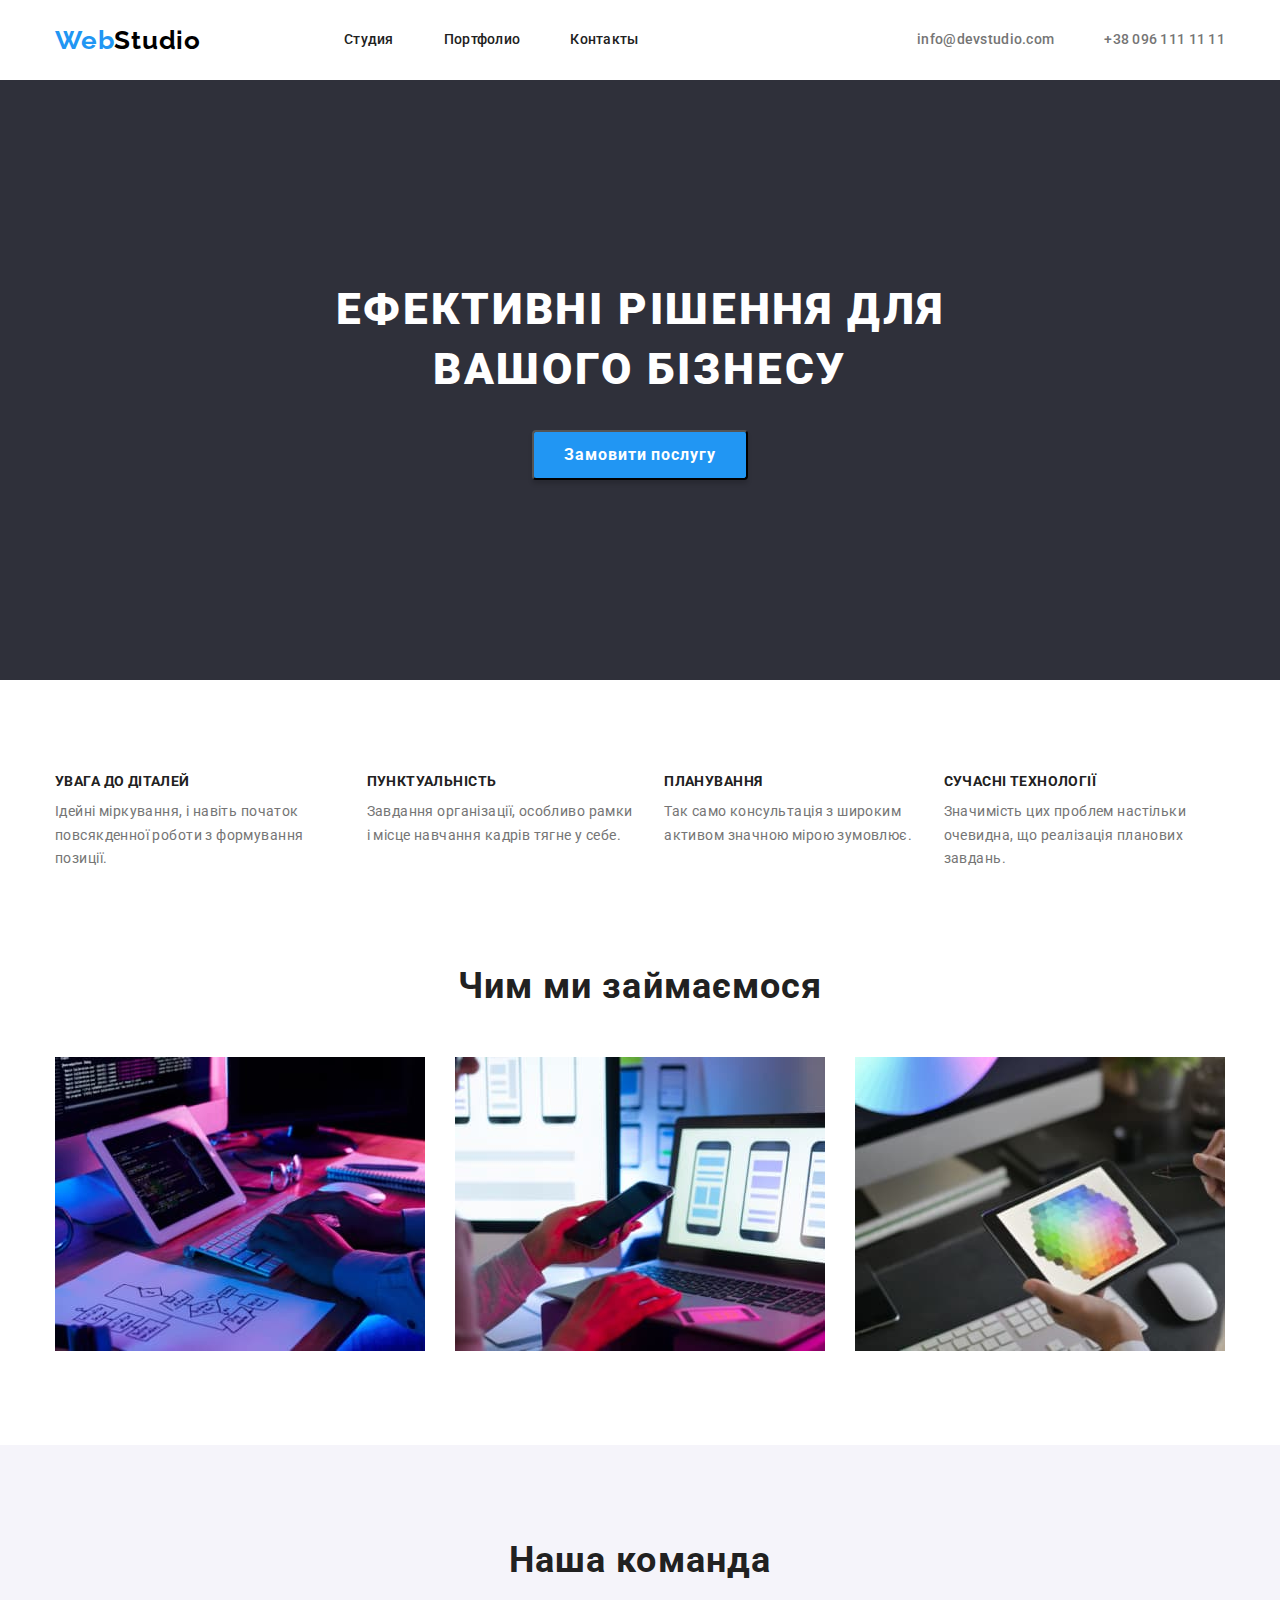
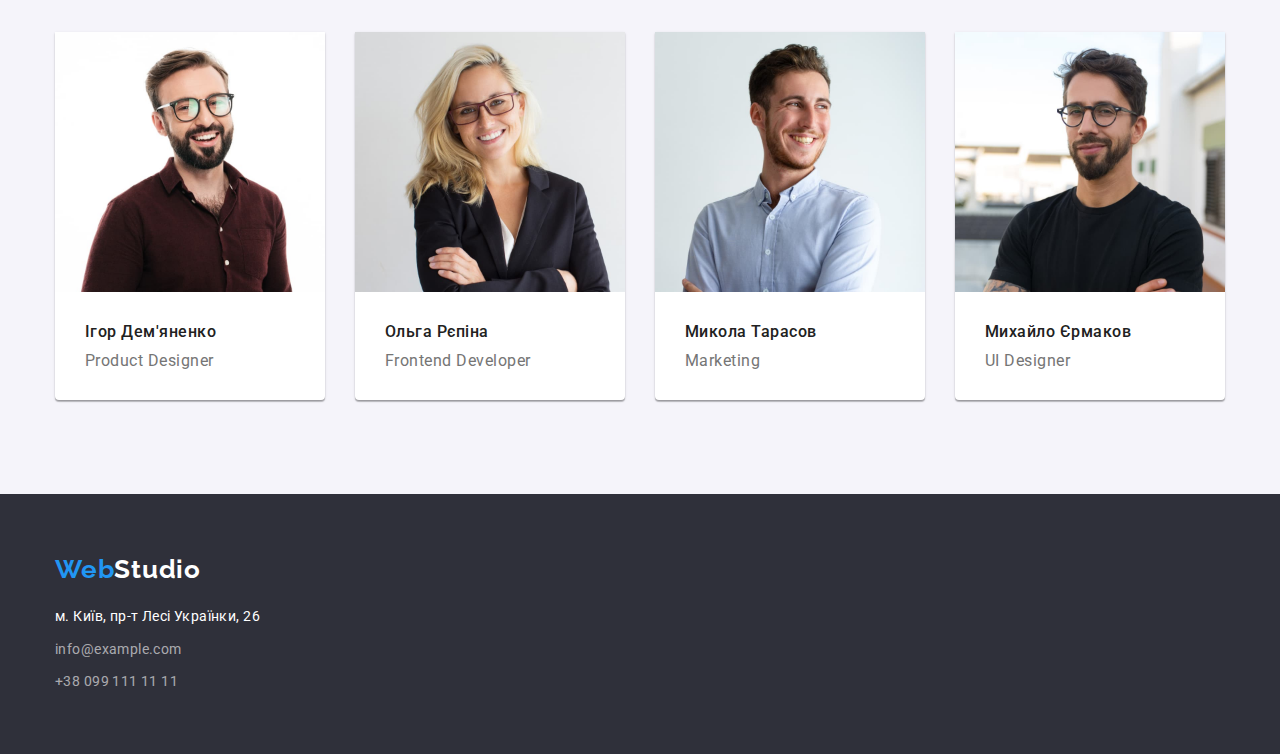
<file: index.html>
<!DOCTYPE html>
<html lang="uk">
<head>
    <meta charset="UTF-8">
    <meta http-equiv="X-UA-Compatible" content="IE=edge">
    <meta name="viewport" content="width=device-width, initial-scale=1.0">
    <title>WebStudio</title>
    <link rel="stylesheet" href="https://cdn.jsdelivr.net/npm/modern-normalize@1.1.0/modern-normalize.min.css">
    <link rel="stylesheet" href="./css/styles.css">
    <link rel="preconnect" href="https://fonts.googleapis.com">
<link rel="preconnect" href="https://fonts.gstatic.com" crossorigin>
<link href="https://fonts.googleapis.com/css2?family=Raleway:wght@700&family=Roboto:wght@400;500;700;900&display=swap" rel="stylesheet">
</head>
<body class="main">
    <!--шапка з навигаціей-->
    <header class="header">
        <div class="container header-page header-container">
            <nav class="header-container"> 
                <a lang="en" class="link header-logo-web" href="#">Web<span class="header-logo-studio">Studio</span></a>   
                <ul class="list header-container">
                    <li><a class="link navigate" href="./index.html">Студия</a></li>
                    <li><a class="link navigate" href="./portfolio.html" target="_blank">Портфолио</a></li>
                    <li><a class="link navigate" href="">Контакты</a></li>
                </ul>
            </nav>    
            <ul class="list header-container">
                <li><a class="link header-contacts" href="mailto:info@devstudio.com">info@devstudio.com</a></li>
                <li><a class="link header-contacts" href="tel:+380961111111">+38 096 111 11 11</a></li>
            </ul>
        </div>        
    </header>
    <main>
        <!--блок герой-->
        <section class="hero">
            <div class="container hero-box">
                <h1 class="hero-title">Ефективні рішення для вашого бізнесу</h1>
                <button class="hero-button" type="button">Замовити послугу</button>
            </div>
            
        </section>
        <!--особливості-->
        <section class="features">
            <h2 class="features-title visually-hidden">Особливості</h2>
                 <div class="container">
                    <ul class="list features-container">
                        <li>
                            <h3 class="features-subtitle">
                                Увага до діталей
                            </h3>
                            <p class="features-text">
                                Ідейні міркування, і навіть початок повсякденної роботи з формування позиції.
                            </p>
                        </li>
                        <li>
                            <h3 class="features-subtitle">
                                Пунктуальність
                            </h3>
                            <p class="features-text">
                                Завдання організації, особливо рамки і місце навчання кадрів тягне у себе.
                            </p>
                        </li>
                        <li>
                            <h3 class="features-subtitle">
                                Планування
                            </h3>    
                            <p class="features-text">
                                Так само консультація з широким активом значною мірою зумовлює.
                            </p>
                        </li>
                        <li>
                            <h3 class="features-subtitle">
                                Сучасні технології
                            </h3>
                            <p class="features-text">
                                Значимість цих проблем настільки очевидна, що реалізація планових завдань.
                            </p>
                        </li>
                    </ul>       
                 </div>
        </section>
        <!--чим займаемось-->
        <section class="portfolio">
            <div class="container">
                <h2 class="portfolio-title">Чим ми займаємося</h2>
                <ul class="list portfolio-container">
                    <li><img src="./images/box1.jpg" alt="розробка вебсторінок" width="370"></li>
                    <li><img src="./images/box2.jpg" alt="розробка мобільних додатків" width="370"></li>
                    <li><img src="./images/box3.jpg" alt="інші веброзробки" width="370"></li>
                </ul>
            </div>        
        </section>
        <!--наша команда-->
        <section class="team">
            <div class="container">
                <h2 class="team-tatle">Наша команда</h2>
                <ul class="list team-container">
                    <li class="team-fotocard">
                        <img src="./images/img.jpg" alt="фото Ігор Дем'яненко" width="270">
                        <div class="data">
                            <h3 class="team-name">Ігор Дем'яненко</h3>
                            <p class="team-profession">Product Designer</p>
                        </div>
                    </li>
                    <li class="team-fotocard">
                        <img src="./images/img1.jpg" alt="фото Ольга Рєпіна" width="270"> 
                        <div class="data">
                            <h3 class="team-name">Ольга Рєпіна</h3>
                            <p class="team-profession">Frontend Developer</p>
                        </div>
                    </li>
                    <li class="team-fotocard">
                        <img src="./images/img2.jpg" alt="фото Микола Тарасов" width="270">
                        <div class="data">
                            <h3 class="team-name">Микола Тарасов</h3>
                            <p class="team-profession">Marketing</p>
                        </div>
                    </li>
                    <li class="team-fotocard">
                        <img src="./images/img3.jpg" alt="фото Михайло Єрмаков" width="270">
                        <div class="data">
                            <h3 class="team-name">Михайло Єрмаков</h3>
                            <p class="team-profession">UI Designer</p>
                        </div>
                    </li>
                </ul>
            </div>            
        </section>
    </main>
    <!--footer-->
    <footer class="footer">
        <div class="container">
            <a lang="en" class="link footer-logo-web" href="#">Web<span class="footer-logo-studio">Studio</span></a>
            <address>
                <ul class="list footer-list">
                    <li><a class="link footer-adress" href="http://surl.li/corje" target="_blank">м. Київ, пр-т Лесі Українки, 26</a></li>
                    <li><a class="link footer-contacts" href="mailto:info@example.com">info@example.com</a></li>
                    <li><a class="link footer-contacts" href="tel:+380991111111">+38 099 111 11 11</a></li>
                </ul>
            </address>        
        </div>
    </footer>
</body>
</html>
</file>
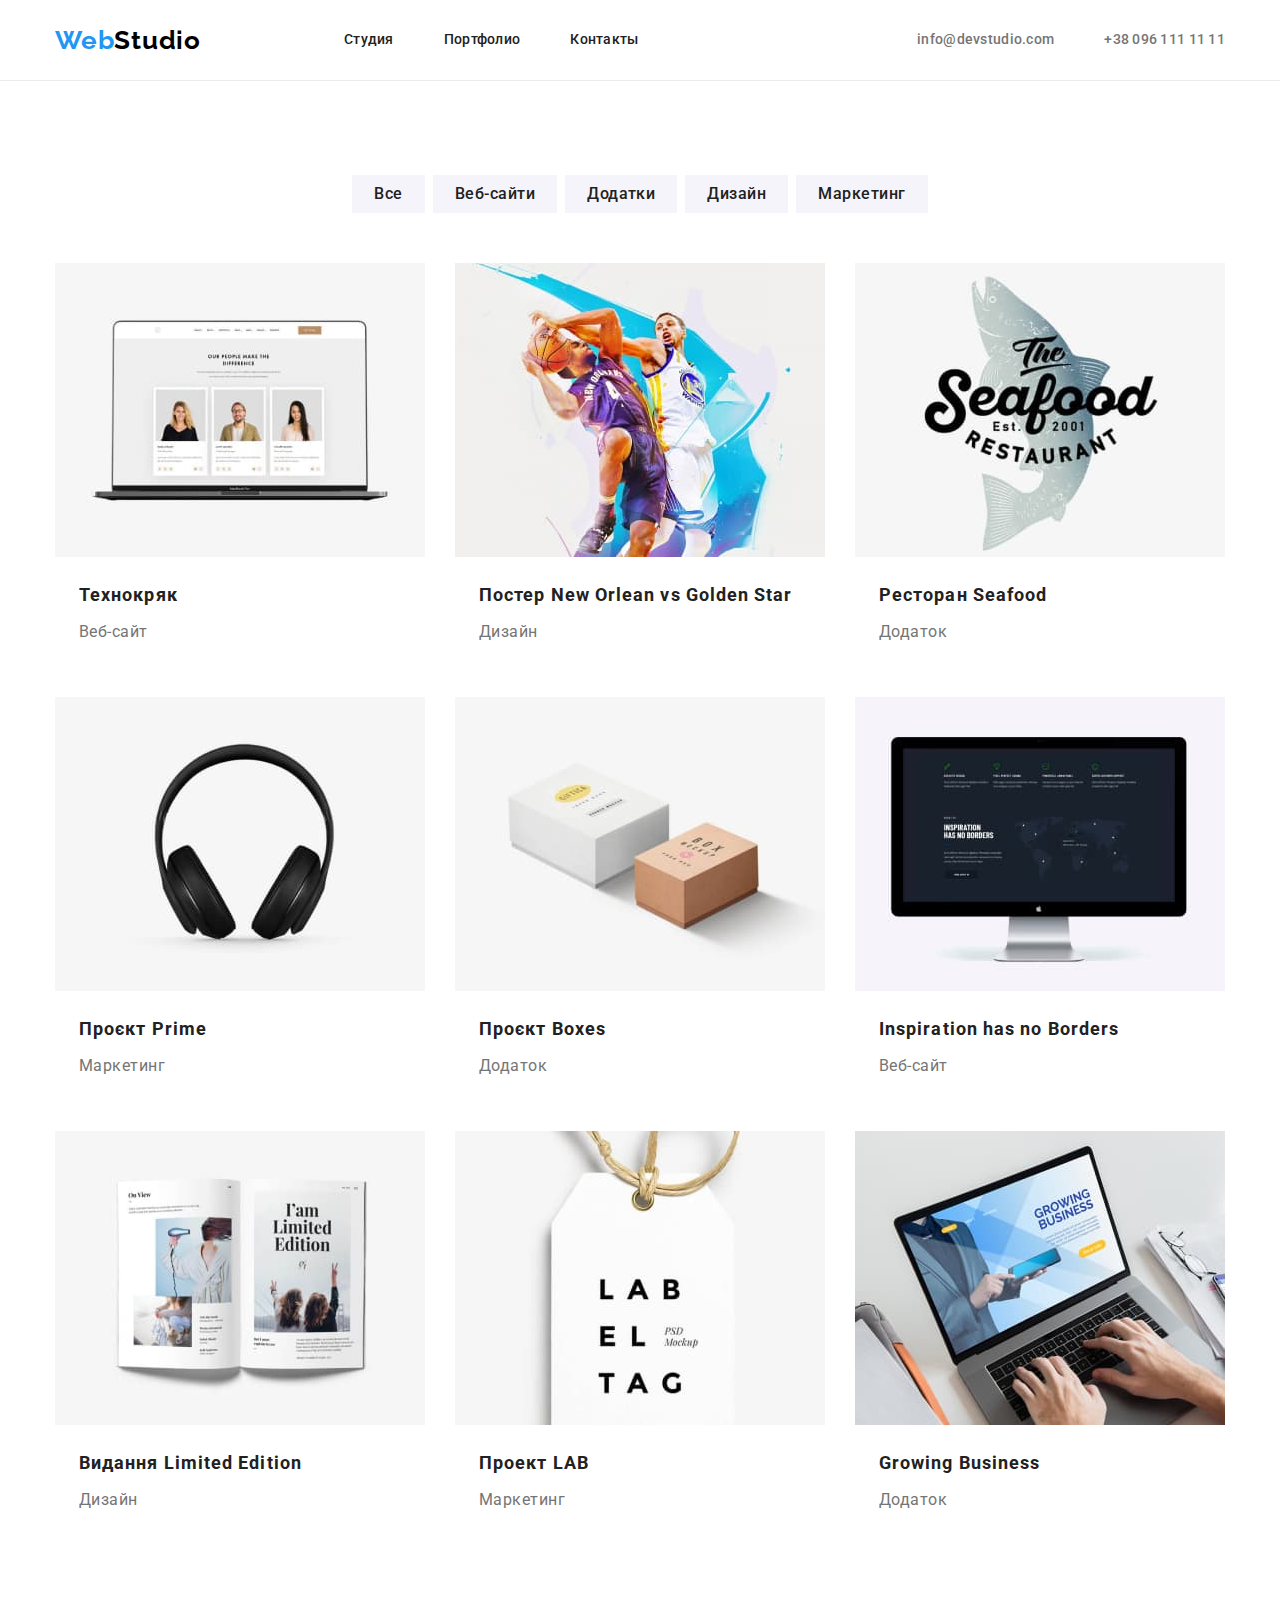
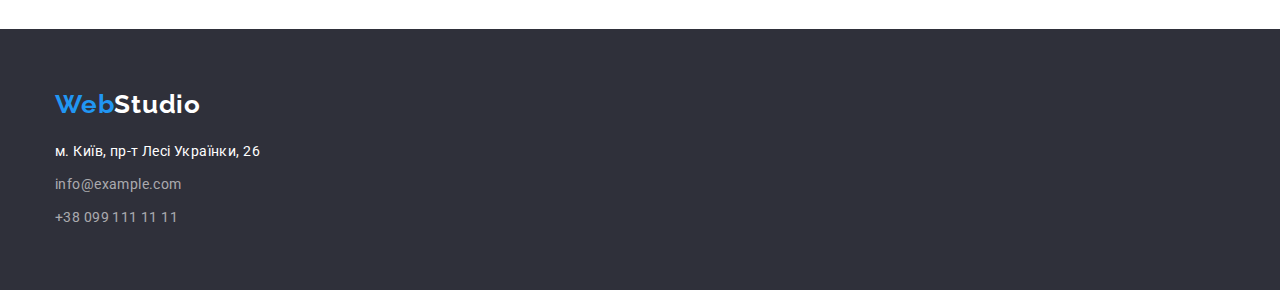
<file: portfolio.html>
<!DOCTYPE html>
<html lang="uk">
<head>
    <meta charset="UTF-8">
    <meta http-equiv="X-UA-Compatible" content="IE=edge">
    <meta name="viewport" content="width=device-width, initial-scale=1.0">
    <title>WebStudio</title>
    <link rel="stylesheet" href="https://cdn.jsdelivr.net/npm/modern-normalize@1.1.0/modern-normalize.min.css">
    <link rel="stylesheet" href="./css/styles.css">
    <link rel="preconnect" href="https://fonts.googleapis.com">
<link rel="preconnect" href="https://fonts.gstatic.com" crossorigin>
<link href="https://fonts.googleapis.com/css2?family=Raleway:wght@700&family=Roboto:wght@400;500;700;900&display=swap" rel="stylesheet">
</head>
<body class="main">
    <!--шапка з навигаціей-->
    <header class="header portfolio-header">
        <div class="container header-page header-container">
            <nav class="header-container"> 
                <a lang="en" class="link header-logo-web" href="#">Web<span class="header-logo-studio">Studio</span></a>   
                <ul class="list header-container">
                    <li><a class="link navigate" href="./index.html">Студия</a></li>
                    <li><a class="link navigate" href="./portfolio.html" target="_blank">Портфолио</a></li>
                    <li><a class="link navigate" href="">Контакты</a></li>
                </ul>
            </nav>    
            <ul class="list header-container">
                <li><a class="link header-contacts" href="mailto:info@devstudio.com">info@devstudio.com</a></li>
                <li><a class="link header-contacts" href="tel:+380961111111">+38 096 111 11 11</a></li>
            </ul>
        </div>        
    </header>
    <main>
        <section class="page-portfolio">
            <div class="container">
                <h1 class="visually-hidden">
                    Портфолио
                </h1>
                <ul class="list page-portfolio-container">
                    <li><button class="page-portfolio-btn" type="button">Все</button></li>
                    <li><button class="page-portfolio-btn" type="button">Веб-сайти</button></li>
                    <li><button class="page-portfolio-btn" type="button">Додатки</button></li>
                    <li><button class="page-portfolio-btn" type="button">Дизайн</button></li>
                    <li><button class="page-portfolio-btn" type="button">Маркетинг</button></li>
                </ul>
                <ul class="list card-container">
                    <li class="item-card">                    
                        <a class="link page-portfolio-card" href="#">
                            <img src="./pic/img11.jpg" alt="Люди з команди" width="370">
                            <div class="data-portfolio-card">
                                <h2 class="page-portfolio-title">Технокряк</h2>
                                <p class="page-portfolio-text">Веб-сайт</p>
                            </div>
                        </a>
                    </li>
                    <li>                    
                        <a class="link page-portfolio-card" href="#">
                            <img src="./pic/img22.jpg" alt="Постер баскетбольного матчу" width="370">
                            <div class="data-portfolio-card">
                                <h2 class="page-portfolio-title">Постер New Orlean vs Golden Star</h2>
                                <p class="page-portfolio-text">Дизайн</p>
                            </div>
                        </a>
                    </li>
                    <li>                    
                        <a class="link page-portfolio-card" href="#">
                            <img src="./pic/img33.jpg" alt="Логотип ресторану" width="370">
                            <div class="data-portfolio-card">
                                <h2 class="page-portfolio-title">Ресторан Seafood</h2>
                                <p class="page-portfolio-text">Додаток</p>
                            </div>
                        </a>
                    </li>
                    <li>                    
                        <a class="link page-portfolio-card" href="#">
                            <img src="./pic/img44.jpg" alt="Навушники" width="370">
                            <div class="data-portfolio-card">
                                <h2 class="page-portfolio-title">Проєкт Prime</h2>
                                <p class="page-portfolio-text">Маркетинг</p>
                            </div>
                        </a>
                    </li>
                    <li>                    
                        <a class="link page-portfolio-card" href="#">
                            <img src="./pic/img55.jpg" alt="Два коробки" width="370">
                            <div class="data-portfolio-card">
                                <h2 class="page-portfolio-title">Проєкт Boxes</h2>
                                 <p class="page-portfolio-text">Додаток</p>
                            </div>
                        </a>
                    </li>
                    <li>                    
                        <a class="link page-portfolio-card" href="#">
                            <img src="./pic/img66.jpg" alt="Монітор з забраженням сайту" width="370">
                            <div class="data-portfolio-card">
                                <h2 class="page-portfolio-title">Inspiration has no Borders</h2>
                                <p class="page-portfolio-text">Веб-сайт</p>
                            </div>
                        </a>
                    </li>
                    <li>                    
                        <a class="link page-portfolio-card" href="#">
                            <img src="./pic/img77.jpg" alt="Книга з картинками" width="370">
                            <div class="data-portfolio-card">
                                <h2 class="page-portfolio-title">Видання Limited Edition</h2>
                                <p class="page-portfolio-text">Дизайн</p>
                            </div>
                        </a>
                    </li>
                    <li>                    
                        <a class="link page-portfolio-card" href="#">
                            <img src="./pic/img88.jpg" alt="Лейба на мотузку" width="370">
                            <div class="data-portfolio-card">
                                <h2 class="page-portfolio-title">Проект LAB</h2>
                                <p class="page-portfolio-text">Маркетинг</p>
                            </div>
                        </a>
                    </li>
                    <li>                    
                        <a class="link page-portfolio-card" href="#">
                            <img src="./pic/img99.jpg" alt="робота на ноутбуку" width="370">
                            <div class="data-portfolio-card">
                                <h2 class="page-portfolio-title">Growing Business</h2>
                                <p class="page-portfolio-text">Додаток</p>
                            </div>
                        </a>
                    </li>
                </ul>
            </div>            
            
        </section>    
    </main>    
    <!--footer-->
    <footer class="footer">
        <div class="container">
            <a lang="en" class="link footer-logo-web" href="#">Web<span class="footer-logo-studio">Studio</span></a>
            <address>
                <ul class="list footer-list">
                    <li><a class="link footer-adress" href="http://surl.li/corje" target="_blank">м. Київ, пр-т Лесі Українки, 26</a></li>
                    <li><a class="link footer-contacts" href="mailto:info@example.com">info@example.com</a></li>
                    <li><a class="link footer-contacts" href="tel:+380991111111">+38 099 111 11 11</a></li>
                </ul>
            </address>        
        </div>
    </footer>
</body>
</html>
</file>
<file: css/styles.css>
/* загальні налаштування стилів */

:root{
    --logo-color: #2196F3;
    --logo-part-two-hdr: #000000;
    --logo-part-two-ftr: #FFFFFF;
    --links-h-f-color: #2196F3;
    --color-heding: #212121;
    --bcg-white: #FFFFFF;
    --ftr-color: #2F303A;
    --hero-bcg: #2F303A;
    --secondary-color-text: #757575;
    --hero-text-btn: #FFFFFF;
    --color-adress-ftr: #FFFFFF;
    --btn-portfolio-bcg: #F5F4FA;
}

.main{
    font-family: 'Roboto', sans-serif;
    background-color: var(--bcg-white);
}

.list{
    list-style: none;
}

.link{
    text-decoration: none;
}

img{
    display: block;
}

h1,h2,h3,h4,p{
    margin-top: 0;
    margin-bottom: 0;
}

ul,ol{
    margin-top: 0;
    margin-bottom: 0;
    padding-left: 0;
}

.container{
    width: 1200px;
    margin-left: auto;
    margin-right: auto;
    padding-left: 15px;
    padding-right: 15px;
}

/* шапка */

.header{
    
    background-color: var(--bcg-white);
}

.header-container {
    display: flex;
    column-gap: 50px;
    align-items: center;
}

.header-page{
    justify-content: space-between;
    
    
}


/* логотип в шапке*/

.header-logo-web{
    display: block;
    font-family: 'Raleway';    
    font-weight: 700;
    font-size: 26px;
    line-height: 0.84;
    letter-spacing: 0.03em;
    padding-top: 24px;
    padding-bottom: 23px;
    color: var(--logo-color);
    margin-right: 93px;
}

.header-logo-studio{
    color:var(--logo-part-two-hdr);
}

/* головна навігація */

.navigate:hover,
.navigate:focus{
    color: var(--links-h-f-color);
}

.navigate{
    display: block;
    font-weight: 500;
    font-size: 14px;
    line-height: 1.14;
    letter-spacing: 0.02em;
    padding-top: 32px;
    padding-bottom: 32px;
    color: var(--color-heding);
}

/* контакти */

.header-contacts:hover,
.header-contacts:focus{
    color: var(--links-h-f-color);
}

.header-contacts{
    display: block;
    align-items: center;
    font-family: 'Roboto';
    font-weight: 500;
    font-size: 14px;
    line-height: 1.14;
    letter-spacing: 0.02em;
    padding-top: 32px;
    padding-bottom: 32px;
    color: var(--secondary-color-text);
}

/* блок герой */

.hero{
    padding-top: 200px;
    padding-bottom: 200px;
    background-color: var(--hero-bcg);
}

.hero-box{
    width: 700px;
}

.hero-title{
    font-weight: 900;
    font-size: 44px;
    line-height: 1.36;
    letter-spacing: 0.06em;
    text-transform: uppercase;
    text-align: center;
    margin-bottom: 30px;
    color: var(--bcg-white);
}

/* кнопка */

.hero-button:hover,
.hero-button:focus{
    background: #188CE8;
    }

.hero-button{
    display: block;
    margin: 0 auto;
    width: 216px;
    height: 50px;
    background-color: #2196F3;
    font-weight: 700;
    font-size: 16px;
    line-height: 1.88;
    letter-spacing: 0.06em;
    box-shadow: 0px 4px 4px rgba(0, 0, 0, 0.15);
    border-radius: 4px;
    color: var(--hero-text-btn);
    cursor: pointer;
}

/* секція особливості */

.features{
    padding-top: 94px;
    padding-bottom: 94px;
    background-color: var(--bcg-white);
}

.visually-hidden{
    position: absolute;
    white-space: nowrap;
    width: 1px;
    height: 1px;
    overflow: hidden;
    border: 0;
    padding: 0;
    clip: rect(0 0 0 0);
    clip-path: inset(50%);
    margin: -1px; 
}

.features-container{
    display: flex;
    column-gap: 30px;
}

.features-title,
.features-subtitle{
    font-weight: 700;
    font-size: 14px;
    line-height: 1.14;
    letter-spacing: 0.03em;
    text-transform: uppercase;
    margin-bottom: 10px;
    color: var(--color-heding);
}

.features-text{
    font-family: 'Roboto';
    font-style: normal;
    font-weight: 400;
    font-size: 14px;
    line-height: 1.71;
    letter-spacing: 0.03em;
    color: var(--secondary-color-text);
}



/* чим ми займаемось
 та наша команда */

.portfolio{
    padding-bottom: 94px;
    background-color: var(--bcg-white);
}

.portfolio-container{
    display: flex;
    column-gap: 30px;
}

.portfolio-title,
.team-tatle{
    text-align: center;
    margin-bottom: 50px;
    font-weight: 700;
    font-size: 36px;
    line-height: 1.17;
    letter-spacing: 0.03em;
    color: var(--color-heding);
}

.team{
    padding-top: 94px;
    padding-bottom: 94px;
    background-color: var(--btn-portfolio-bcg);
}

.team-container{
    display: flex;
    flex-wrap: wrap;
    gap: 30px;    
}

.team-fotocard{
    box-shadow: 0px 1px 3px rgba(0, 0, 0, 0.12), 0px 1px 1px rgba(0, 0, 0, 0.14), 0px 2px 1px rgba(0, 0, 0, 0.2);
    border-radius: 0px 0px 4px 4px;
    flex-basis: calc(100%-90px) / 4;
    background-color: var(--bcg-white);
}

.data{
    padding: 30px;
}

.team-name{
    margin-bottom: 10px;
    font-weight: 500;
    font-size: 16px;
    line-height: 1.19;
    letter-spacing: 0.03em;
    color: var(--color-heding);
}

.team-profession{
    font-weight: 400;
    font-size: 16px;
    line-height: 1.19;
    letter-spacing: 0.03em;
    color: var(--secondary-color-text);
}

/* підвал */


.footer{
    padding: 60px 0;
    background-color:var(--ftr-color);
}

/* логотип у пидвалі */


.footer-logo-web{
    display: block;
    margin-bottom: 20px;
    font-family: 'Raleway';
    font-weight: 700;
    font-size: 26px;
    line-height: 1.19;
    letter-spacing: 0.03em;
    color: var(--logo-color);
}

.footer-logo-studio{
    color: var(--logo-part-two-ftr);
}


/* контактні данні */


.footer-list{
    display: flex;
    flex-direction: column;
    gap: 9px;
}

.footer-adress:hover,
.footer-adress:focus{
    color: var(--links-h-f-color);
}

.footer-contacts:hover,
.footer-contacts:focus{
    color: var(--links-h-f-color);
}

.footer-adress{
    font-style: normal;
    font-weight: 400;
    font-size: 14px;
    line-height:1.71;
    letter-spacing: 0.03em;
    color: var(--color-adress-ftr);
}

.footer-contacts{
    font-style: normal;
    font-weight: 400;
    font-size: 14px;
    line-height: 1.71;
    letter-spacing: 0.03em;
    color: rgba(255, 255, 255, 0.6);
}



/* сторінка портфоліо */
/* шапка та підвал такіж самі */

.portfolio-header{
    border-bottom: 1px solid #ECECEC;
}

/* кнопка */


.page-portfolio-btn:hover,
.page-portfolio-btn:focus{
    color: #FFFFFF;
    background: #2196F3;
    box-shadow: 0px 3px 1px rgba(0, 0, 0, 0.1), 0px 1px 2px rgba(0, 0, 0, 0.08), 0px 2px 2px rgba(0, 0, 0, 0.12);
    border-radius: 4px;
}

.page-portfolio{
    padding-top: 94px;
    padding-bottom: 94px;
}

.page-portfolio-container{
    justify-content: center;
    display: flex;
    column-gap: 8px;
    margin-bottom: 50px;
}

.page-portfolio-btn{
    padding: 6px 22px;
    border: none;
    font-family: inherit;
    font-weight: 500;
    font-size: 16px;
    line-height: 1.63;
    text-align: center;
    letter-spacing: 0.03em;
    color: #212121;
    background-color: #F5F4FA;
    cursor: pointer;
}

/* фильтри та карточки */

.item-card{
    flex-basis: calc(100%-60px) / 3;
}

.card-container{
    display: flex;
    flex-wrap: wrap;
    gap: 30px;
}

.data-portfolio-card{
    padding: 20px 24px;
}


.page-portfolio-card:hover,
.page-portfolio-card:focus

img{
    display: block;
}

.page-portfolio-card{
    background-color: var(--bcg-white);
}

.page-portfolio-title{
    margin-bottom: 4px;
    font-style: normal;
    font-weight: 700;
    font-size: 18px;
    line-height: 2;
    letter-spacing: 0.06em;
    color: var(--color-heding);
}

.page-portfolio-text{
    font-style: normal;
    font-weight: 400;
    font-size: 16px;
    line-height: 1.88;
    letter-spacing: 0.03em;
    color: var(--secondary-color-text);
}
</file>
